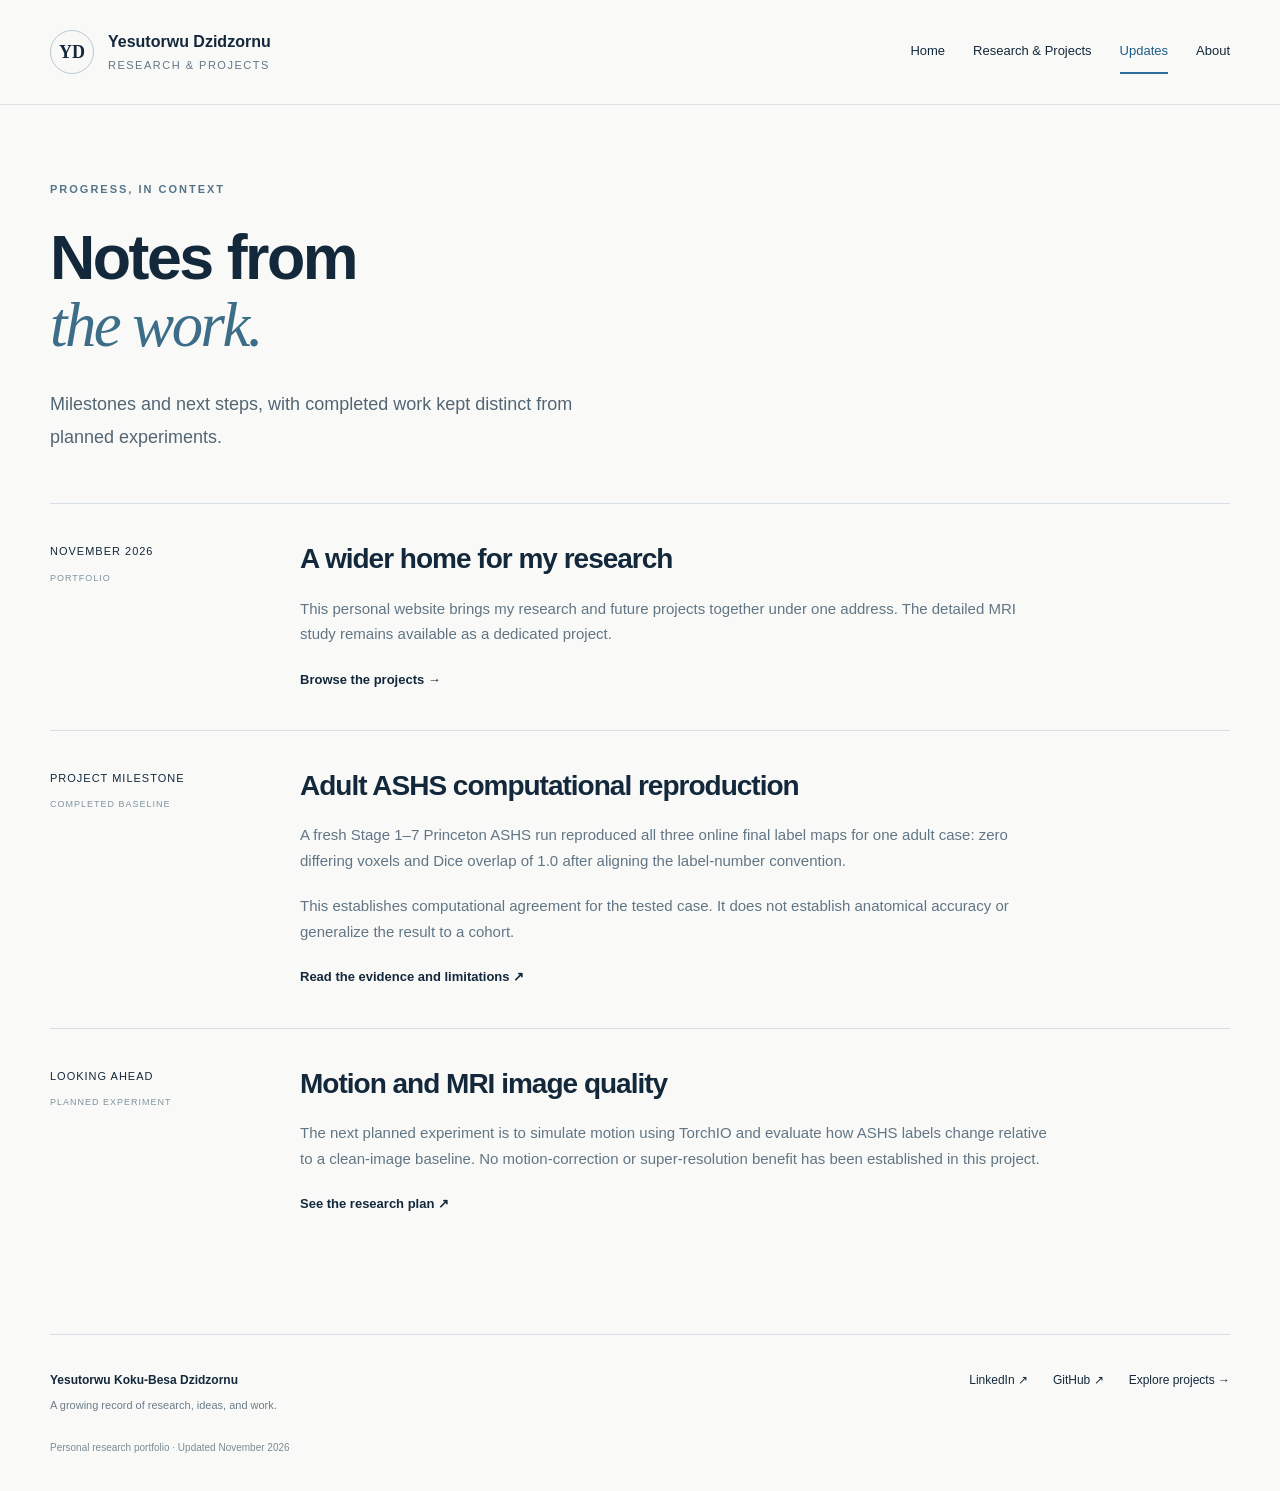
<file: updates.html>
<!doctype html><html lang="en"><head><meta charset="utf-8"><meta name="viewport" content="width=device-width,initial-scale=1"><title>Research Updates | Yesutorwu Dzidzornu</title><meta name="description" content="Research and projects by Yesutorwu Koku-Besa Dzidzornu. Exploring medical imaging, computational reproducibility, and artificial intelligence."><link rel="stylesheet" href="assets/style.css"><link rel="icon" href="assets/icon.svg"><link rel="canonical" href="https://yesutorwu.github.io/updates.html"><meta property="og:title" content="Research Updates | Yesutorwu Dzidzornu"><meta property="og:description" content="A personal home for research, projects, and progress."><meta property="og:type" content="website"><meta property="og:url" content="https://yesutorwu.github.io/updates.html"><meta property="og:image" content="https://yesutorwu.github.io/mri-segmentation-research/assets/images/yesutorwu-portrait.png"></head><body><a class="skip" href="#main">Skip to content</a><header><div class="wrap nav"><a class="brand" href="index.html"><span class="mark">YD</span><span>Yesutorwu Dzidzornu<small>Research & Projects</small></span></a><nav aria-label="Main navigation"><a href="index.html">Home</a><a href="projects.html">Research & Projects</a><a href="updates.html" aria-current="page">Updates</a><a href="about.html">About</a></nav></div></header><main id="main"><section class="wrap page-head"><p class="eyebrow">PROGRESS, IN CONTEXT</p><h1>Notes from<br><em>the work.</em></h1><p class="intro">Milestones and next steps, with completed work kept distinct from planned experiments.</p></section><section class="wrap updates"><article><div class="date">NOVEMBER 2026<span>PORTFOLIO</span></div><div><h2>A wider home for my research</h2><p>This personal website brings my research and future projects together under one address. The detailed MRI study remains available as a dedicated project.</p><a class="text-link" href="projects.html">Browse the projects →</a></div></article><article><div class="date">PROJECT MILESTONE<span>COMPLETED BASELINE</span></div><div><h2>Adult ASHS computational reproduction</h2><p>A fresh Stage 1–7 Princeton ASHS run reproduced all three online final label maps for one adult case: zero differing voxels and Dice overlap of 1.0 after aligning the label-number convention.</p><p>This establishes computational agreement for the tested case. It does not establish anatomical accuracy or generalize the result to a cohort.</p><a class="text-link" href="https://yesutorwu.github.io/mri-segmentation-research/#reproducibility">Read the evidence and limitations ↗</a></div></article><article><div class="date">LOOKING AHEAD<span>PLANNED EXPERIMENT</span></div><div><h2>Motion and MRI image quality</h2><p>The next planned experiment is to simulate motion using TorchIO and evaluate how ASHS labels change relative to a clean-image baseline. No motion-correction or super-resolution benefit has been established in this project.</p><a class="text-link" href="https://yesutorwu.github.io/mri-segmentation-research/#current">See the research plan ↗</a></div></article></section></main><footer class="wrap"><div><strong>Yesutorwu Koku-Besa Dzidzornu</strong><p>A growing record of research, ideas, and work.</p></div><div><a href="https://www.linkedin.com/in/dkbyesutorwu/">LinkedIn ↗</a><a href="https://github.com/yesutorwu">GitHub ↗</a><a href="projects.html">Explore projects →</a></div><small>Personal research portfolio · Updated November 2026</small></footer></body></html>
</file>
<file: assets/style.css>
*{box-sizing:border-box}html{scroll-behavior:smooth}body{margin:0;background:#f9faf8;color:#14283b;font-family:Inter,-apple-system,BlinkMacSystemFont,"Segoe UI",sans-serif;line-height:1.7}a{color:inherit;text-decoration:none}a:hover{color:#286b9c}a:focus-visible{outline:3px solid #2b7fbd;outline-offset:5px}img{display:block;max-width:100%;height:auto}h1,h2,h3,p,figure{margin:0}p+p{margin-top:18px}.wrap{width:min(1180px,calc(100% - 64px));margin:auto}header{background:#f9faf8;border-bottom:1px solid #dce3e6}.nav{display:flex;justify-content:space-between;align-items:center;gap:30px;min-height:104px}.brand{display:flex;align-items:center;gap:14px;font-weight:650;line-height:1.35}.brand small{display:block;font-size:11px;letter-spacing:1.5px;text-transform:uppercase;font-weight:400;margin-top:6px;color:#627585}.mark{display:grid;place-items:center;width:44px;height:44px;border:1px solid #b9c8d3;border-radius:50%;font-family:Georgia,serif;font-size:18px}nav{display:flex;gap:28px;font-size:13px}nav a{padding:10px 0}nav a[aria-current]{border-bottom:2px solid #2d6d99;color:#205c86}.skip{position:absolute;top:-80px;background:white;padding:12px;z-index:5}.skip:focus{top:5px}.eyebrow{font-size:11px;letter-spacing:2px;font-weight:650;color:#557387;margin-bottom:25px}h1{font-size:clamp(40px,4.9vw,68px);line-height:1.08;letter-spacing:-2.5px;font-weight:550}h1 em{font-family:Georgia,serif;font-weight:400;color:#3d6d88}h2{font-size:34px;font-weight:550;letter-spacing:-1px;line-height:1.2}h3{font-size:31px;font-weight:550;letter-spacing:-.8px;line-height:1.2}.intro{font-size:18px;color:#536574;max-width:590px;line-height:1.8;margin-top:28px}.hero{display:grid;grid-template-columns:1.25fr .85fr;gap:90px;align-items:center;padding:75px 0 80px}.portrait{position:relative;max-width:440px;justify-self:end;overflow:hidden;border-radius:140px 140px 8px 8px;background:#d3dce1}.portrait img{width:100%}.portrait figcaption{position:absolute;bottom:0;left:0;right:0;background:linear-gradient(transparent,rgba(12,31,48,.92));padding:50px 28px 26px;color:#fff}.portrait figcaption span{display:block;font-size:11px;letter-spacing:1px}.portrait figcaption strong{font-weight:500;font-family:Georgia,serif;font-size:23px}.buttons{display:flex;align-items:center;gap:26px;margin:32px 0}.button{display:inline-flex;gap:30px;align-items:center;background:#172f44;color:white;padding:14px 22px;border-radius:4px;font-size:13px;font-weight:600}.button:hover{background:#286b9c;color:white}.text-link{font-size:13px;font-weight:650;display:inline-block}.affiliation{border-top:1px solid #dce3e6;padding-top:20px;font-size:12px}.affiliation span{display:block;font-size:10px;color:#6c7b85;letter-spacing:1px;text-transform:uppercase;margin-bottom:5px}.interest-strip{background:#eaf0f3;border-top:1px solid #dce3e6;border-bottom:1px solid #dce3e6}.interest-strip .wrap{display:flex;align-items:center;justify-content:space-between;gap:20px;padding-block:23px}.interest-strip span{font-size:10px;letter-spacing:1.5px;color:#647d90}.interest-strip b{font-size:14px;font-weight:500}.section{padding-top:80px;padding-bottom:80px}.section-head{display:flex;justify-content:space-between;align-items:end;margin-bottom:38px}.project{display:grid;grid-template-columns:1fr 1fr;border:1px solid #dae3e9;border-radius:8px;overflow:hidden;background:white}.project-image{position:relative;display:flex;align-items:center;background:#102638;padding:34px}.project-image img{width:100%;height:auto;max-height:370px;object-fit:contain}.project-image>span{position:absolute;top:18px;left:24px;font-size:10px;letter-spacing:1.8px;color:#bdd2e1}.project-copy{padding:40px}.tags{display:flex;flex-wrap:wrap;gap:8px;margin-bottom:20px}.tags span{padding:4px 10px;border:1px solid #dce5ec;border-radius:20px;font-size:10px;color:#527388}.project-copy p{font-size:14px;margin-top:20px;color:#637382}.result{border-left:2px solid #5a8a9e;padding-left:14px;margin:24px 0}.result strong{display:block;font-size:12px;font-weight:600}.result span{display:block;font-size:11px;color:#647583;margin-top:4px}.project-copy .text-link{display:flex;justify-content:space-between;border-top:1px solid #e5eaed;padding-top:18px}.note-band{background:#142c40;color:#f7fafc;padding:70px 0}.note-grid{display:grid;grid-template-columns:1fr 2fr;gap:70px}.note-band .eyebrow{color:#8fbbd4}.note-band h2{font-family:Georgia,serif;font-weight:400;font-size:38px;line-height:1.3}.note-band p:not(.eyebrow){color:#b7c7d1;margin-top:24px;max-width:650px;font-size:15px}.latest{display:flex;align-items:center;justify-content:space-between;gap:50px}.latest p:not(.eyebrow){max-width:650px;margin-top:20px;color:#627484;font-size:15px}.button.light{background:#e7eef3;color:#204b6a;white-space:nowrap}footer{border-top:1px solid #d6e0e6;padding:35px 0;display:grid;grid-template-columns:1fr auto;gap:25px;font-size:12px}footer p{font-size:11px;color:#6c7d89;margin-top:5px}footer a{margin-left:25px}footer small{grid-column:1/-1;font-size:10px;color:#7c8b95}.page-head{padding-top:75px;padding-bottom:20px}.projects-list{padding-top:40px}.future{display:flex;gap:32px;align-items:center;border-top:1px solid #dbe3e9;margin-top:60px;padding-top:35px}.future-number{font-size:10px;letter-spacing:2px;color:#678195}.future h2{font-size:25px}.future p{color:#697b88;font-size:14px;max-width:720px;margin-top:12px}.future-arrow{font-size:36px;margin-left:auto;color:#8ea5b4}.about-grid{display:grid;grid-template-columns:.9fr 1.1fr;gap:85px;align-items:start}.about-grid .portrait{justify-self:start}.about-grid p:not(.intro):not(.eyebrow){margin-top:22px;color:#627484;font-size:15px}.about-grid .text-link{margin-top:28px}.facts{display:grid;grid-template-columns:repeat(3,1fr);border-top:1px solid #d6e0e6;padding-top:35px;padding-bottom:65px;gap:35px}.facts span{font-size:10px;letter-spacing:1.5px;color:#688094}.facts h2{font-size:23px;margin:15px 0}.facts p{color:#617684;font-size:14px}.updates{padding:30px 0 80px}.updates article{display:grid;grid-template-columns:200px 1fr;gap:50px;border-top:1px solid #d6e0e6;padding:38px 0}.date{font-size:11px;letter-spacing:1px}.date span{display:block;color:#7e929f;font-size:9px;margin-top:10px}.updates h2{font-size:28px}.updates p{margin-top:20px;font-size:15px;color:#617584;max-width:750px}.updates .text-link{margin-top:22px}@media(max-width:850px){.wrap{width:calc(100% - 40px)}.nav{flex-wrap:wrap;gap:10px;padding:20px 0}nav{width:100%;justify-content:space-between;gap:12px;font-size:12px}.hero{gap:35px;padding:45px 0 55px}.hero h1{font-size:46px}.intro{font-size:16px}.buttons{flex-wrap:wrap;gap:15px}.portrait{border-radius:80px 80px 6px 6px}.project-copy{padding:25px}h3{font-size:25px}.project-image{padding:20px}.note-grid{gap:30px;grid-template-columns:.7fr 2fr}.about-grid{gap:35px}.interest-strip .wrap{flex-wrap:wrap}.interest-strip span{width:100%}.latest{align-items:start;flex-direction:column;gap:25px}}@media(max-width:580px){h1{font-size:45px;letter-spacing:-1.5px}.hero{grid-template-columns:1fr}.hero h1{font-size:48px}.portrait{max-width:340px;justify-self:center;width:100%}.hero .portrait{margin-top:10px}.section{padding-top:50px;padding-bottom:50px}h2{font-size:29px}.section-head{display:block}.section-head>a{margin-top:20px}.project{grid-template-columns:1fr}.project-image{min-height:250px;padding:35px 25px 20px}.project-image img{max-height:280px}.project-copy{padding:28px}.interest-strip b{font-size:12px}.note-grid{grid-template-columns:1fr;gap:10px}.note-band{padding:45px 0}.note-band h2{font-size:29px}.note-band .eyebrow{margin-bottom:10px}.about-grid{grid-template-columns:1fr}.about-grid .portrait{max-width:280px;justify-self:center}.facts{grid-template-columns:1fr;gap:30px}.facts>div{border-bottom:1px solid #d6e0e6;padding-bottom:20px}.updates article{grid-template-columns:1fr;gap:18px}.date span{display:inline-block;margin:0 0 0 15px}.updates h2{font-size:25px}.future{align-items:start;gap:15px}.future-number{padding-top:8px}.future-arrow{display:none}.page-head{padding-top:45px}footer{grid-template-columns:1fr}footer a{margin:0 25px 0 0}}@media(prefers-reduced-motion:reduce){html{scroll-behavior:auto}}
</file>
